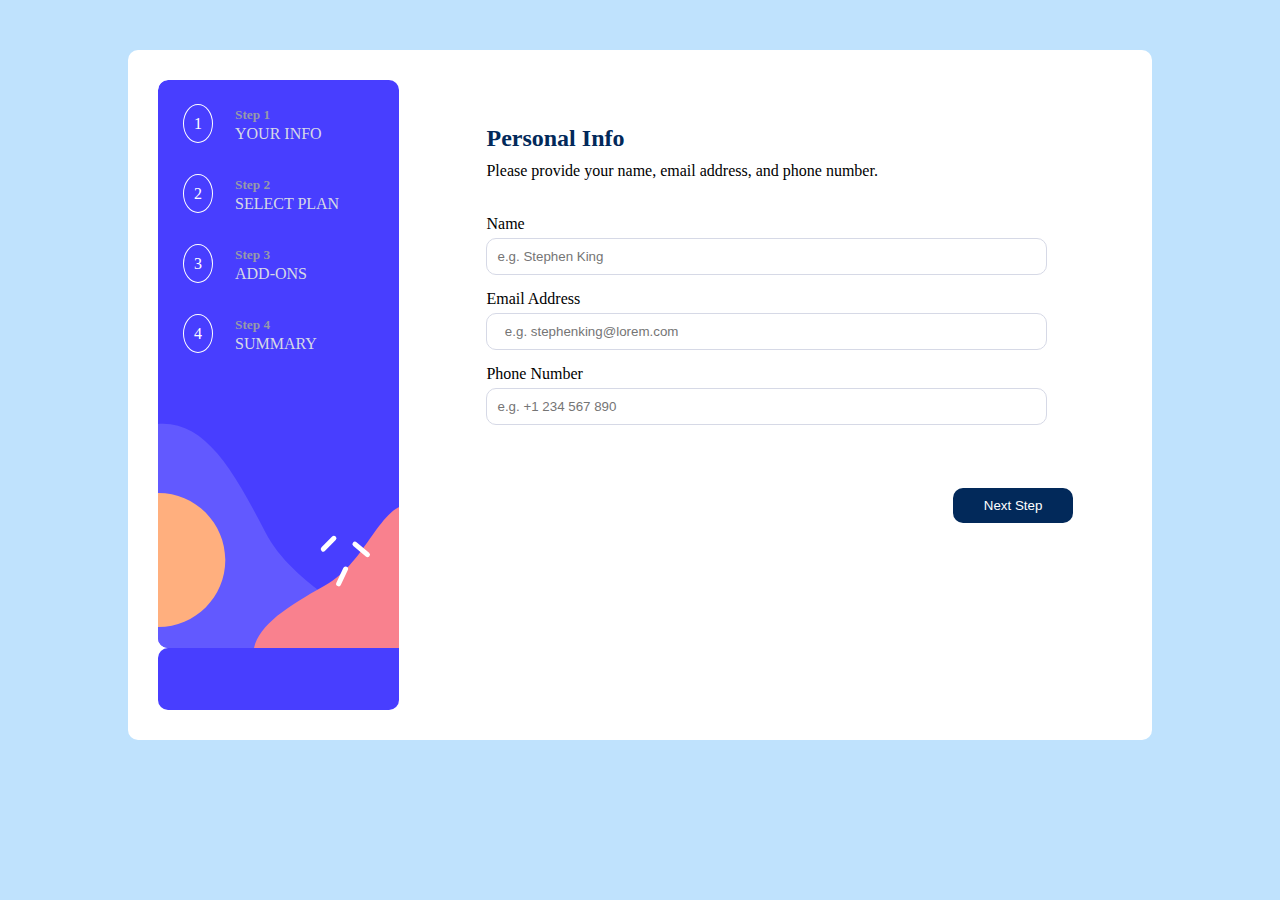
<file: index.html>
<!DOCTYPE html>
<html lang="en">
  <head>
    <meta charset="UTF-8" />
    <meta name="viewport" content="width=device-width, initial-scale=1.0" />
    <title>FEMP</title>
    <link rel="stylesheet" href="./STYLE/style.css" />
  </head>
  <body>
    <main>
      <div id="container" class="container">
        <!-- output from app js -->
      </div>
      <div class="wrapper">
        <div class="cont2 addss">
          <div class="head">
            <h2>Personal Info</h2>
            <p>Please provide your name, email address, and phone number.</p>
          </div>
          <form>
            <div class="input">
              <label for="name">Name</label>
              <br />
              <input
                type="text"
                id="name "
                placeholder="e.g. Stephen King
"
                required
              />
            </div>
            <div class="input">
              <label for="e-mail">Email Address</label>
              <br />
              <input
                type="email"
                id="e-mail"
                placeholder="  e.g. stephenking@lorem.com
"
                required
              />
            </div>
            <div class="input">
              <label for="number">Phone Number</label>
              <br />
              <input
                type="text"
                id="number"
                placeholder="e.g. +1 234 567 890 "
                required
              />
            </div>
            <br />
            <div class="btn">
              <button type="button" class="button">
                <a href="plan.html">Next Step</a>
              </button>
            </div>
          </form>
        </div>
      </div>
    </main>
    <script type="module" src="app.js"></script>
  </body>
</html>
</file>
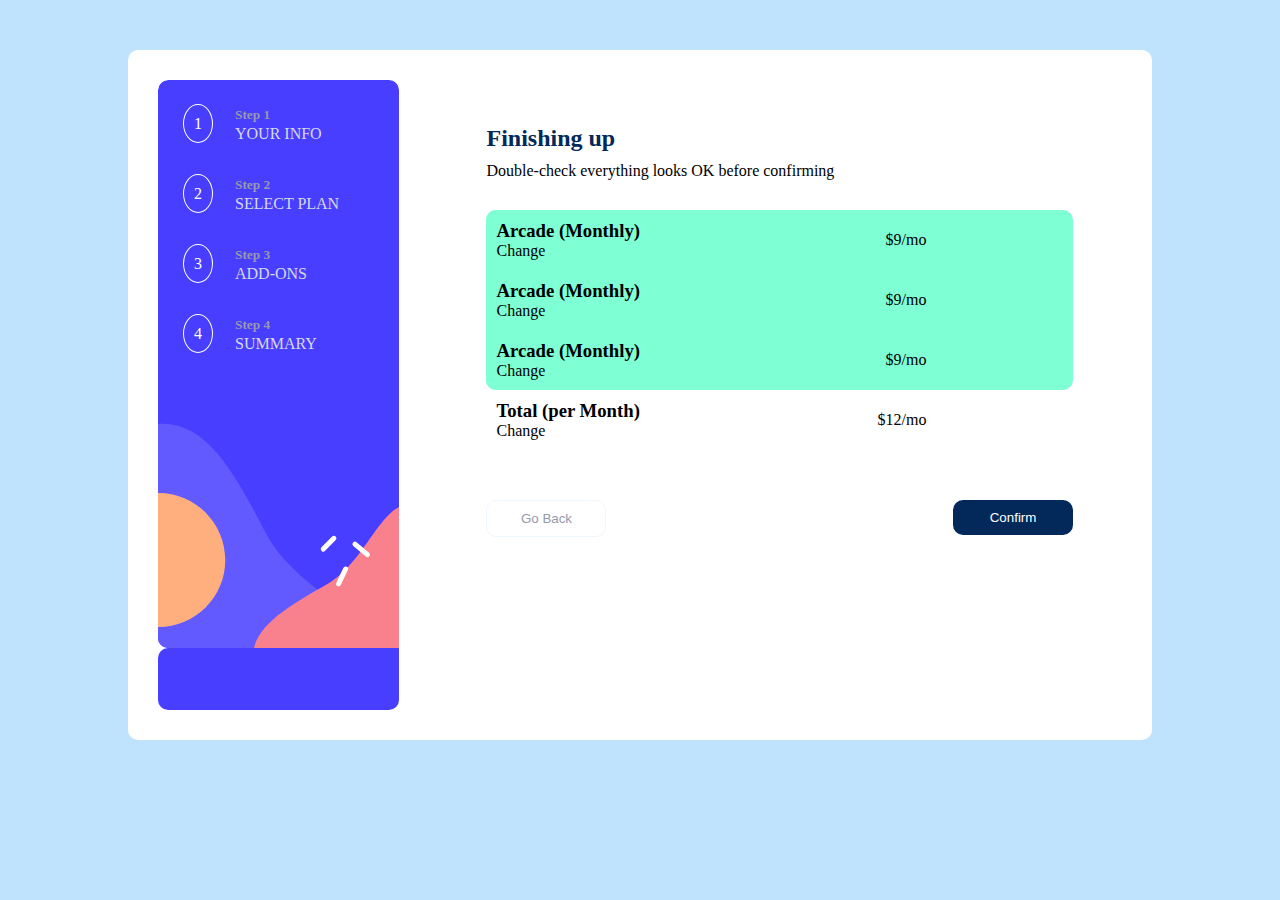
<file: finish.html>
<!DOCTYPE html>
<html lang="en">
  <head>
    <meta charset="UTF-8" />
    <meta name="viewport" content="width=device-width, initial-scale=1.0" />
    <title>Finishing up</title>
    <link rel="stylesheet" href="./STYLE/style.css" />
  </head>
  <body>
    <main>
      <div class="container">
        <!-- <img src="./assets/images/bg-sidebar-desktop.svg" alt="" /> -->
      </div>
      <div class="wrapper">
        <div class="cont2">
          <div class="head">
            <h2>Finishing up</h2>
            <p>Double-check everything looks OK before confirming</p>
          </div>
          <div class="sum-content">
            <div>
              <div class="sum">
                <div class="sum-text">
                  <h3>Arcade (Monthly)</h3>
                  <p>Change</p>
                </div>
                <div class="sum-price">$9/mo</div>
              </div>
              <div class="sum">
                <div class="sum-text">
                  <h3>Arcade (Monthly)</h3>
                  <p>Change</p>
                </div>
                <div class="sum-price">$9/mo</div>
              </div>
              <div class="sum">
                <div class="sum-text">
                  <h3>Arcade (Monthly)</h3>
                  <p>Change</p>
                </div>
                <div class="sum-price">$9/mo</div>
              </div>
            </div>
          </div>
          <div class="sum">
            <div class="sum-text">
              <h3>Total (per Month)</h3>
              <p>Change</p>
            </div>
            <div class="sum-price">$12/mo</div>
          </div>
          <div class="btn-container">
            <div class="btn" style="margin-top: 50px">
              <button id="go"><a href="pick.html">Go Back</a></button>
              <button><a href="thanks.html">Confirm</a></button>
            </div>
          </div>
        </div>
      </div>
    </main>
    <script type="module" src="app.js"></script>
  </body>
</html>
</file>
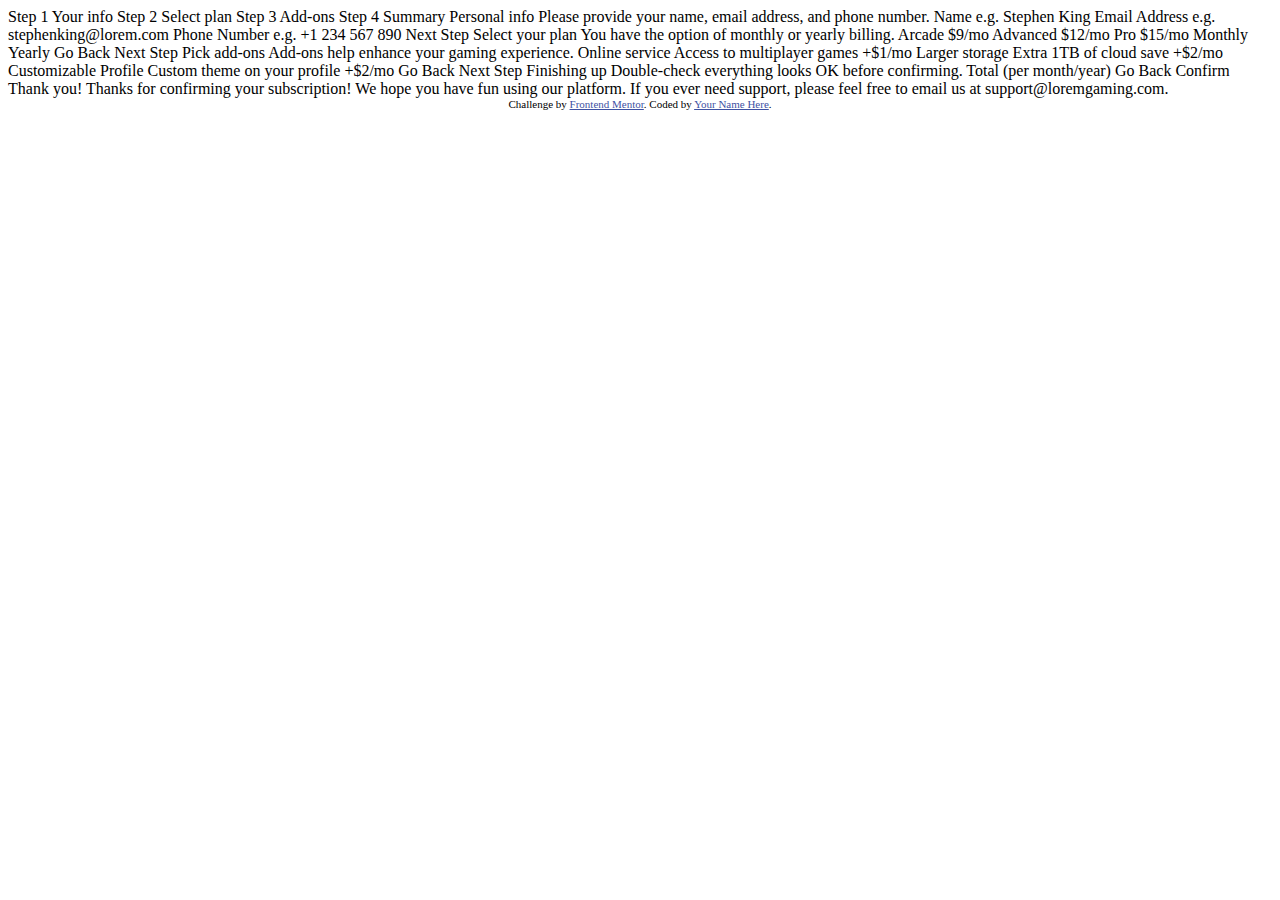
<file: imp.html>
<!DOCTYPE html>
<html lang="en">
<head>
  <meta charset="UTF-8">
  <meta name="viewport" content="width=device-width, initial-scale=1.0"> <!-- displays site properly based on user's device -->

  <link rel="icon" type="image/png" sizes="32x32" href="./assets/images/favicon-32x32.png">
  
  <title>Frontend Mentor | Multi-step form</title>

  <!-- Feel free to remove these styles or customise in your own stylesheet 👍 -->
  <style>
    .attribution { font-size: 11px; text-align: center; }
    .attribution a { color: hsl(228, 45%, 44%); }
  </style>
</head>
<body>

  <!-- Sidebar start -->

  Step 1
  Your info

  Step 2
  Select plan

  Step 3
  Add-ons

  Step 4
  Summary

  <!-- Sidebar end -->

  <!-- Step 1 start -->

  Personal info
  Please provide your name, email address, and phone number.

  Name
  e.g. Stephen King

  Email Address
  e.g. stephenking@lorem.com

  Phone Number
  e.g. +1 234 567 890

  Next Step

  <!-- Step 1 end -->

  <!-- Step 2 start -->

  Select your plan
  You have the option of monthly or yearly billing.

  Arcade
  $9/mo

  Advanced
  $12/mo

  Pro
  $15/mo

  Monthly
  Yearly

  Go Back
  Next Step

  <!-- Step 2 end -->

  <!-- Step 3 start -->

  Pick add-ons
  Add-ons help enhance your gaming experience.

  Online service
  Access to multiplayer games
  +$1/mo

  Larger storage
  Extra 1TB of cloud save
  +$2/mo

  Customizable Profile
  Custom theme on your profile
  +$2/mo

  Go Back
  Next Step

  <!-- Step 3 end -->

  <!-- Step 4 start -->

  Finishing up
  Double-check everything looks OK before confirming.

  <!-- Dynamically add subscription and add-on selections here -->

  Total (per month/year)

  Go Back
  Confirm

  <!-- Step 4 end -->

  <!-- Step 5 start -->

  Thank you!

  Thanks for confirming your subscription! We hope you have fun 
  using our platform. If you ever need support, please feel free 
  to email us at support@loremgaming.com.

  <!-- Step 5 end -->
  
  <div class="attribution">
    Challenge by <a href="https://www.frontendmentor.io?ref=challenge" target="_blank">Frontend Mentor</a>. 
    Coded by <a href="#">Your Name Here</a>.
  </div>
</body>
</html>
</file>
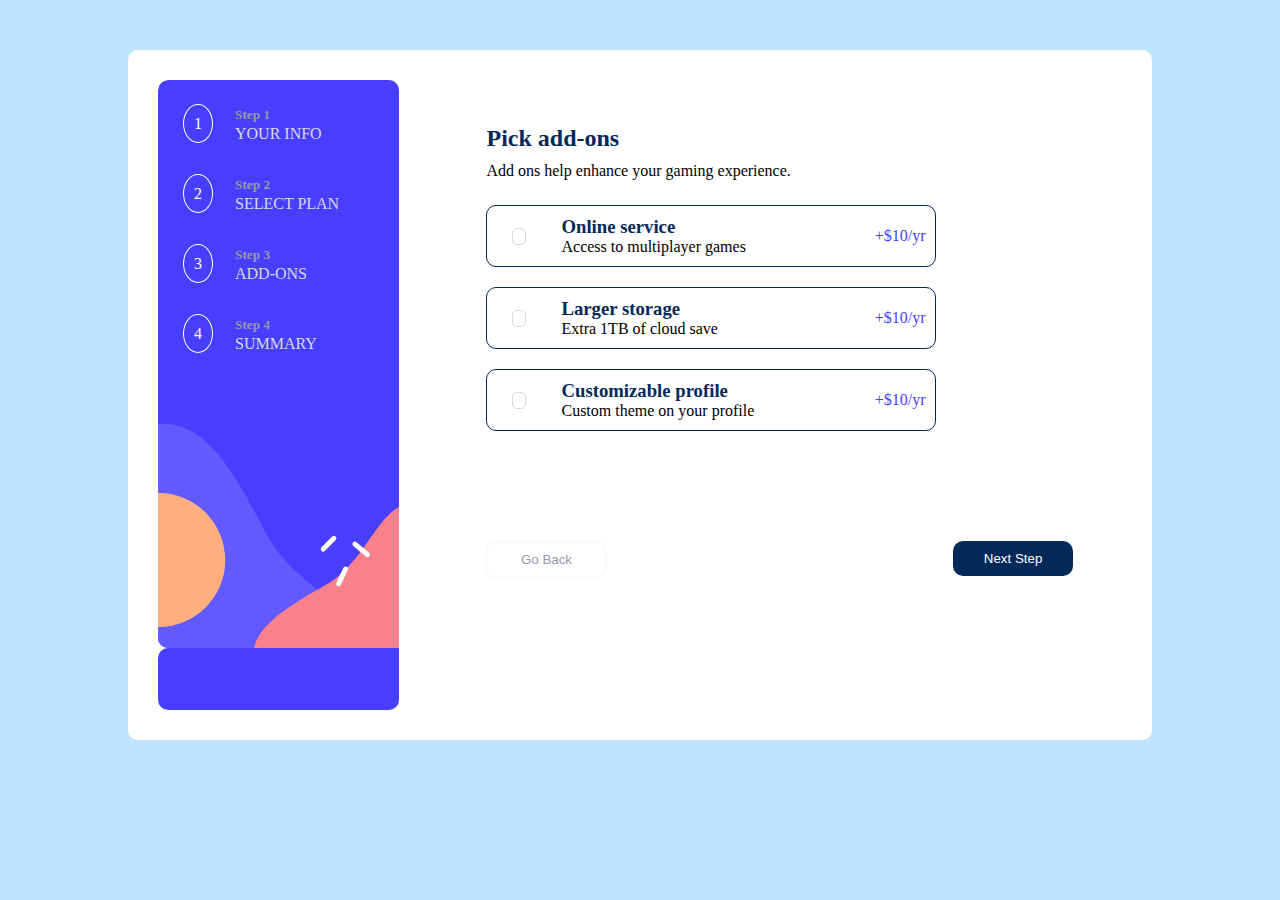
<file: pick.html>
<!DOCTYPE html>
<html lang="en">
  <head>
    <meta charset="UTF-8" />
    <meta name="viewport" content="width=device-width, initial-scale=1.0" />
    <title>Document</title>
    <link rel="stylesheet" href="./STYLE/style.css" />
  </head>
  <body>
    <main>
      <div class="container">
        <!-- <img src="./assets/images/bg-sidebar-desktop.svg" alt="" /> -->
      </div>
      <div class="wrapper">
        <div class="cont2">
          <div class="head">
            <h2>Pick add-ons</h2>
            <p>Add ons help enhance your gaming experience.</p>
          </div>
          <div>
            <div class="add-ons">
              <div class="add-item">
                <button class="check">
                  <img src="./assets/images/icon-checkmark.svg" />
                </button>
                <div class="one">
                  <h3 class="mblue">Online service</h3>
                  <p>Access to multiplayer games</p>
                </div>
                <p class="pblue">+$10/yr</p>
              </div>
              <div class="add-item">
                <button class="check">
                  <img src="./assets/images/icon-checkmark.svg" />
                </button>
                <div class="one">
                  <h3 class="mblue">Larger storage</h3>
                  <p>Extra 1TB of cloud save</p>
                </div>
                <p class="pblue">+$10/yr</p>
              </div>
              <div class="add-item">
                <button class="check">
                  <img src="./assets/images/icon-checkmark.svg" />
                </button>
                <div class="one">
                  <h3 class="mblue">Customizable profile</h3>
                  <p>Custom theme on your profile</p>
                </div>
                <p class="pblue">+$10/yr</p>
              </div>
            </div>
            <div class="btn" style="margin-top: 100px">
              <button id="go"><a href="plan.html">Go Back</a></button>
              <button><a href="finish.html">Next Step</a></button>
            </div>
          </div>
        </div>
      </div>
    </main>
    <script type="module" src="app.js"></script>
  </body>
</html>
</file>
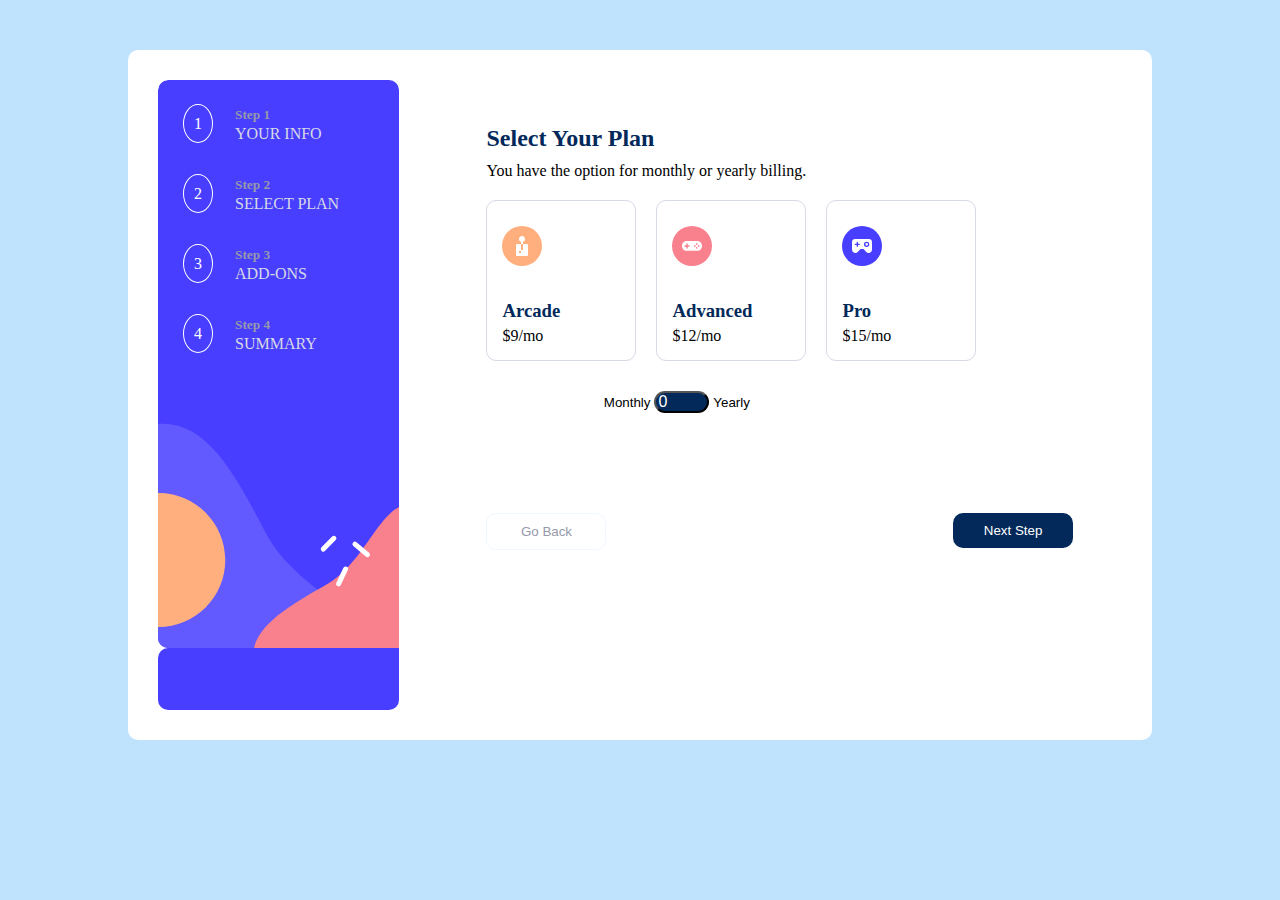
<file: plan.html>
<!DOCTYPE html>
<html lang="en">
  <head>
    <meta charset="UTF-8" />
    <meta name="viewport" content="width=device-width, initial-scale=1.0" />
    <link rel="stylesheet" href="STYLE/style.css" />
    <title>FEMP plan</title>
  </head>
  <!-- select plan goes here -->
  <body>
    <main>
      <div class="container">
        <!-- <img src="./assets/images/bg-sidebar-desktop.svg" alt="" /> -->
      </div>
      <div class="wrapper">
        <div class="cont2">
          <div class="head">
            <h2>Select Your Plan</h2>
            <p>You have the option for monthly or yearly billing.</p>
          </div>
          <div>
            <div class="plan" id="planM">
              <div class="plan-item">
                <img src="./assets/images/icon-arcade.svg" alt="Arcade" />
                <h3>Arcade</h3>
                <p>$9/mo</p>
              </div>
              <div class="plan-item">
                <img src="./assets/images/icon-advanced.svg" alt="Advanced" />
                <h3>Advanced</h3>
                <p>$12/mo</p>
              </div>
              <div class="plan-item">
                <img src="./assets/images/icon-pro.svg" alt="Pro" />
                <h3>Pro</h3>
                <p>$15/mo</p>
              </div>
            </div>
            <div class="plan" id="planY">
              <div class="plan-item">
                <img src="./assets/images/icon-arcade.svg" alt="Arcade" />
                <h3>Arcade</h3>
                <p>$90/yr</p>
                <p class="free">2 months free</p>
              </div>
              <div class="plan-item">
                <img src="./assets/images/icon-advanced.svg" alt="Advanced" />
                <h3>Advanced</h3>
                <p>$120/yr</p>
                <p class="free">2 months free</p>
              </div>
              <div class="plan-item">
                <img src="./assets/images/icon-pro.svg" alt="Pro" />
                <h3>Pro</h3>
                <p>$150/yr</p>
                <p class="free">2 months free</p>
              </div>
            </div>
            <div class="select-plan">
              <div>
                <button class="changePlan" id="cp1">Monthly</button>
                <div class="click-btn">
                  <button id="left">0</button>
                </div>
                <button class="changePlan" id="cp2">Yearly</button>
              </div>
            </div>
            <div class="btn" style="margin-top: 100px">
              <button id="go"><a href="index.html">Go Back</a></button>
              <button><a href="pick.html">Next Step</a></button>
            </div>
          </div>
        </div>
      </div>
    </main>
    <script type="module" src="app.js"></script>
  </body>
</html>
</file>
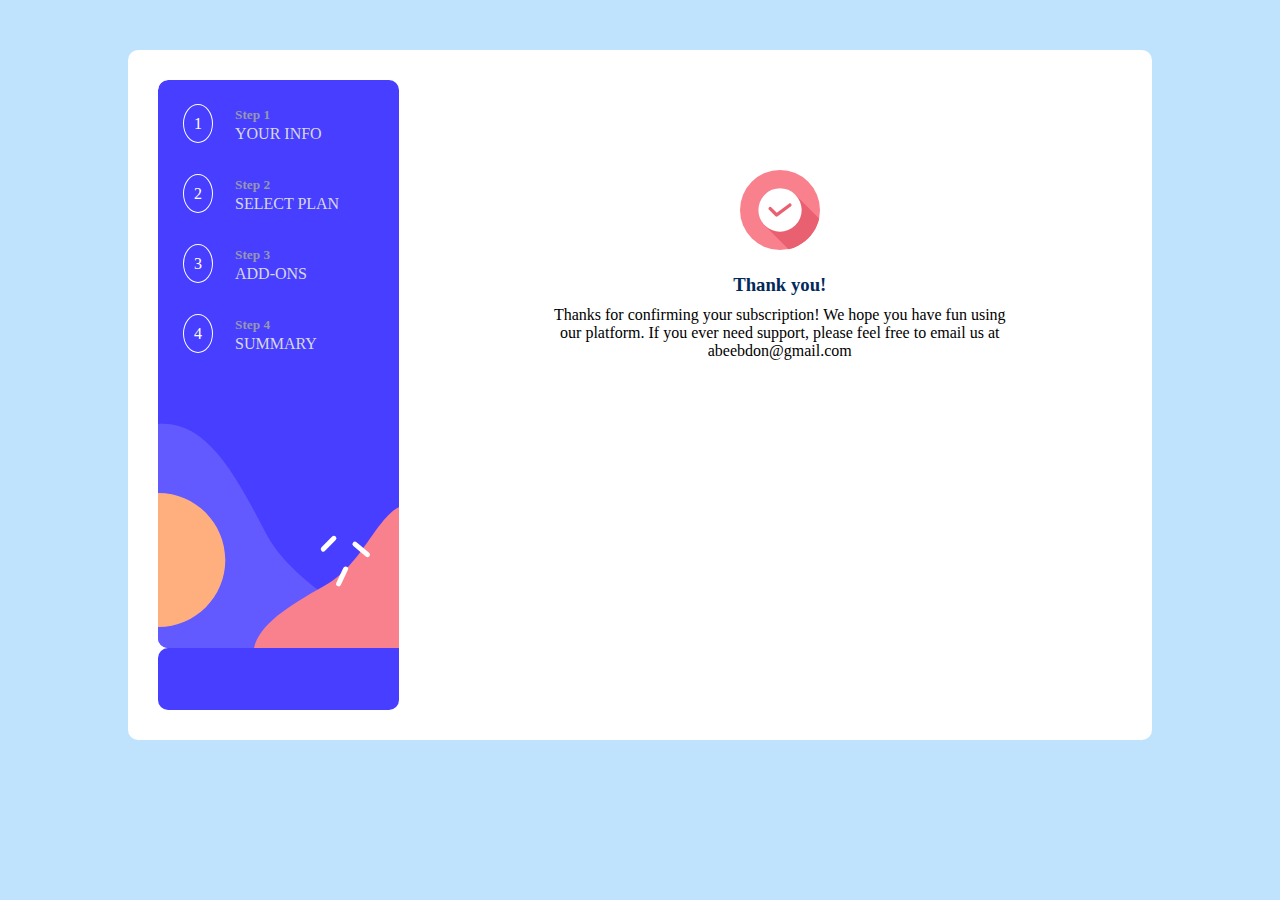
<file: thanks.html>
<!DOCTYPE html>
<html lang="en">
  <head>
    <meta charset="UTF-8" />
    <meta name="viewport" content="width=device-width, initial-scale=1.0" />
    <title>Thanks</title>
    <link rel="stylesheet" href="./STYLE/style.css" />
  </head>
  <body>
    <main>
      <div class="container">
        <!-- <img src="./assets/images/bg-sidebar-desktop.svg" alt="" /> -->
      </div>
      <div class="wrapper relative">
        <div class="thanks">
          <img src="./assets/images/icon-thank-you.svg" alt="" />
          <h3 class="mblue">Thank you!</h3>
          <p class="text">
            Thanks for confirming your subscription! We hope you have fun using
            our platform. If you ever need support, please feel free to email us
            at abeebdon@gmail.com
          </p>
        </div>
      </div>
    </main>
    <script type="module" src="app.js"></script>
  </body>
</html>
</file>
<file: STYLE/style.css>
* {
  padding: 0;
  margin: 0;
  box-sizing: border-box;
}
body {
  font-size: 16px;
  height: 70vh;
  margin: 0 auto;
  margin-top: 50px;
  width: 100%;
  max-width: 1400px;
  background-color: hsl(206, 94%, 87%);
  font-size: 1rem;
}
main {
  display: flex;
  gap: 7%;
  margin: 10px;
  margin-top: 20px;
  margin: 0 auto;
  padding: 30px;
  width: 80%;
  background-color: white;
  border: none;
  border-radius: 10px;
}
.container {
  background-image: url('../assets/images/bg-sidebar-desktop.svg');
  padding: 10px;
  height: 70vh;
  flex-basis: 25%;
  border-radius: 10px;
}
.list {
  padding: 15px;
}
.list-content {
  display: flex;
  gap: 20px;
}

.list-content-link {
  margin-top: 10px;
}
.list-content-link a {
  color: hsl(0, 0%, 100%);
  text-decoration: none;
  border: 1px solid hsl(0, 0%, 100%);
  border-radius: 50%;
  padding: 10px;
}
.list-content-link a:hover {
  color: black;
  background-color: hsl(217, 100%, 97%);
}

.list-content-text h5 {
  color: hsl(231, 11%, 63%);
  margin: 2px;
}
.list-content-text p {
  color: hsl(229, 24%, 87%);
  margin: 2px;
}
.wrapper {
  flex-basis: 65%;
  padding: 20px;
}
/* .cont2 {
  padding: 5px;
  width: fit-content;
} */
.head {
  margin-top: 5px;
  padding-top: 5px;
}
.head h2 {
  margin: 10px 0px;
  padding-top: 5px;
  color: hsl(213, 96%, 18%);
  font-weight: 700;
}
form {
  margin-top: 35px;
}
.input {
  margin: 15px;
  margin-left: 0;
}
.input input {
  margin-top: 5px;
  width: 98%;
  padding: 10px;
  border: 1px solid hsl(229, 24%, 87%);
  border-radius: 10px;
  color: black;
}

.btn {
  margin-top: 30px;
  position: relative;
}
.btn button {
  position: absolute;
  right: 0;
  color: white;
  background-color: hsl(213, 96%, 18%);
  width: 120px;
  padding: 10px;
  border: none;
  border-radius: 10px;
}
.btn button a {
  text-decoration: none;
  color: white;
}
#go {
  border: 1px solid hsl(217, 100%, 97%);
  left: 0%;
  background-color: white;
  color: hsl(231, 11%, 63%);
}
#go a {
  text-decoration: none;
  color: hsl(231, 11%, 63%);
}

.plan {
  display: flex;
  gap: 20px;
  margin: 20px 0px;
}
.plan-item {
  border: 1px solid hsl(229, 24%, 87%);
  padding: 15px;
  width: 150px;
  border-radius: 10px;
}
.plan-item img {
  margin-top: 10px;
  margin-bottom: 20px;
}
.plan-item h3 {
  color: hsl(213, 96%, 18%);
  margin: 10px 0px 5px 0px;
}
#planY {
  display: none;
}
.free {
  margin-top: 5px;
  color: blue;
}
.select-plan {
  margin: 30px 0px;
  padding-top: 10px;
  position: relative;
  width: 60%;
  margin: 0 auto;
}
.select-plan div {
  margin: 0 auto;
}
.click-btn {
  display: inline-block;
}
.click-btn button {
  padding-left: 2px;
  padding-right: 40px;
  background-color: hsl(213, 96%, 18%);
  color: white;
  font-size: 1rem;
  border-radius: 15px;
}
.changePlan {
  border: none;
  background: transparent;
  cursor: pointer;
}

.add-ons {
  display: flex;
  flex-direction: column;
  margin-top: 15px;
}
.add-item {
  display: flex;
  gap: 20px;
  border: 1px solid hsl(213, 96%, 18%);
  border-radius: 10px;
  margin: 10px 0px;
  justify-content: space-between;
  align-items: center;
  width: 450px;
  padding: 10px;
}
.add-item button {
  background-color: hsl(0, 0%, 100%);
  border: 1px solid hsl(229, 24%, 87%);
  border-radius: 5px;
  margin: 0px 15px;
}
.one {
  flex-basis: 70%;
}
/* for purplish blue */
.pblue {
  color: hsl(243, 100%, 62%);
}

/* for marine blue */
.mblue {
  color: hsl(213, 96%, 18%);
}
.sum-content {
  margin-top: 30px;
  width: 100%;
}
.sum {
  width: 450px;
  padding: 10px;
  display: flex;
  gap: 50px;
  justify-content: space-between;
  align-items: center;
}
.sum-content div {
  background-color: aquamarine;
  border: none;
  border-radius: 10px;
}

.thanks {
  text-align: center;
  margin-top: 60px;
  padding-top: 60px;
  margin: 0 auto;
}
.thanks img {
  margin: 10px;
}
.thanks h3 {
  margin: 10px;
}
.text {
  width: 80%;
  text-align: center;
  margin: 0 auto;
}

@media (max-width: 600px) {
  body {
    height: 90vh;
    padding: 0;
    margin: 0;
    width: 100vw;
  }
  main {
    background-color: hsl(206, 94%, 87%);
    display: flex;
    flex-direction: column;
    margin: 0;
    padding: 0;
    height: 90vh;
    position: relative;
  }
  .container {
    padding-top: 20px;
    padding-bottom: 80px;
    padding-left: 70px;
    padding-right: 60px;
    border-radius: 0px;
    width: 100vw;
    text-align: center;
    display: flex;
    justify-content: center;
    align-items: center;
    background-image: url('../assets/images/bg-sidebar-mobile.svg');
    background-size: cover;
    background-repeat: no-repeat;
  }

  .list {
    flex-basis: 10%;
    margin: 0 auto;
    width: 70vw;
    font-size: 1.5rem;
    padding: 0px 20px;
  }
  .list-content {
    display: inline-flex;
  }
  .list-content-text {
    display: none;
  }
  .list-content-link {
    display: inline;
  }
  .list-content-link a {
    display: inline;
  }
  .list-content-link a:hover {
    color: black;
    background-color: hsl(217, 100%, 97%);
  }

  .wrapper {
    width: 90vw;
    margin: 10px;
    padding: 15px;
    margin: 0 auto;
    position: absolute;
    top: 15%;
    left: 5%;
    right: 5%;
    background-color: white;
    border-radius: 10px;
  }

  .btn {
    position: fixed;
    background-color: white;
    right: 5%;
    bottom: 20%;
  }
  #go {
    position: fixed;
    left: 5%;
  }
  .plan {
    display: flex;
    flex-direction: column;
    gap: 20px;
    margin: 20px 0px;
  }
  .plan-item {
    width: 95%;
    display: flex;
    flex-direction: row;
    align-items: center;
    justify-content: space-between;
  }
  .plan-item h3,
  .plan-item p {
    margin: 0px 10px;
    text-align: center;
  }
  .select-plan div {
    text-align: center;
    margin: 0 auto;
  }
  .plan-item img {
    margin: 0;
    padding: 0;
  }
  .add-ons {
    padding-bottom: 50px;
    padding: 10px;
  }
  .add-item {
    width: 95%;
  }
  .sum {
    width: 80%;
  }
}
</file>
